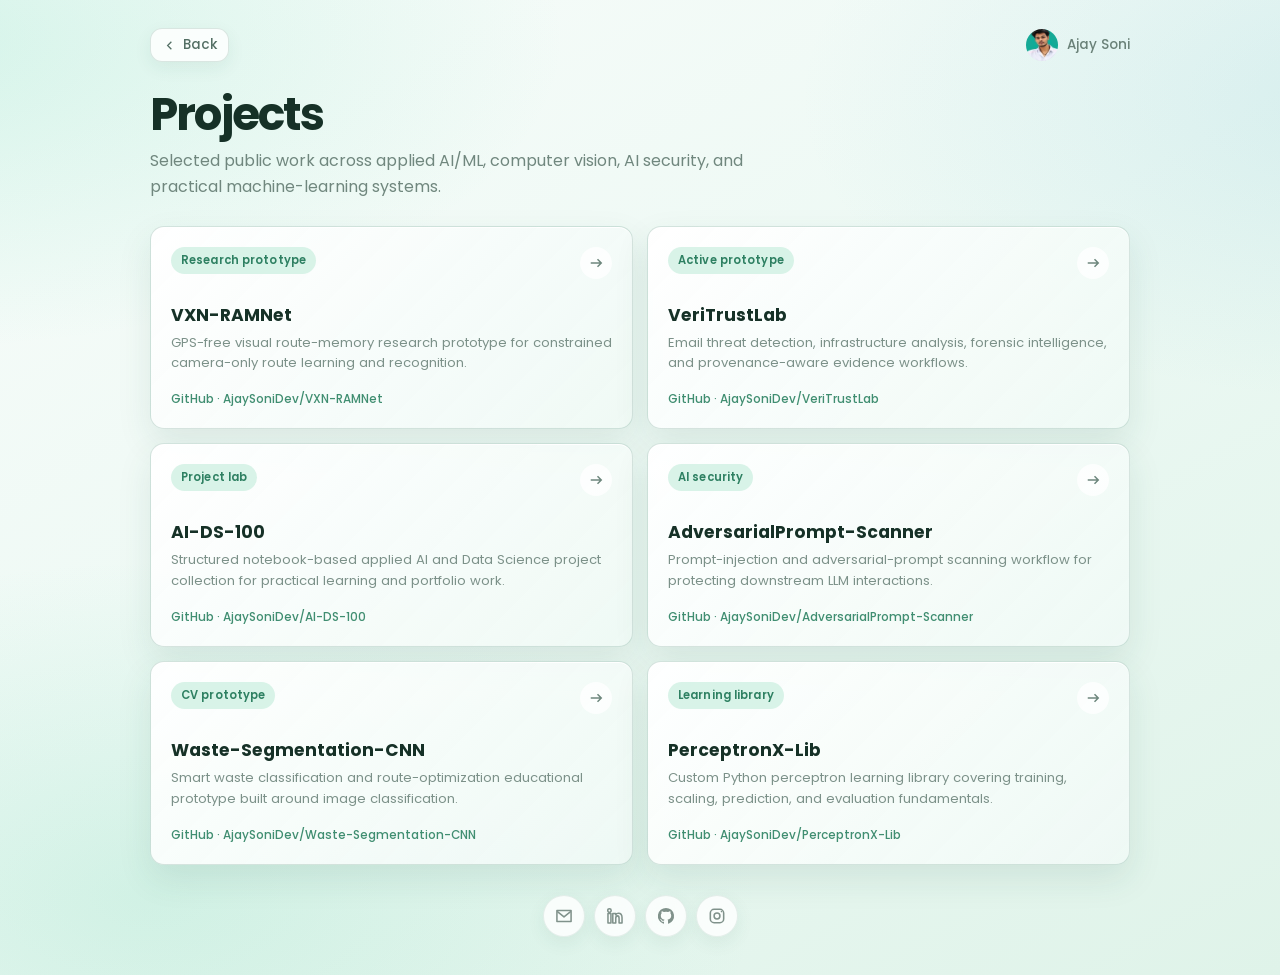
<file: projects.html>
<!doctype html>
<html lang="en" data-theme="light">
<head>
  <meta charset="utf-8" />
  <meta name="viewport" content="width=device-width, initial-scale=1, viewport-fit=cover" />
  <meta name="theme-color" content="#eaf8f1" />
  <meta name="color-scheme" content="light" />
  <title>Projects | Ajay Soni</title>
  <meta name="description" content="Selected public projects by Ajay Soni across applied AI/ML, computer vision, AI security, and practical ML systems." />
  <meta name="robots" content="index,follow,max-image-preview:large,max-snippet:-1" />
  <link rel="canonical" href="https://www.ajaysonidev.site/projects.html" />
  <link rel="icon" href="/favicon.png?v=20260918-domain-1" type="image/png" sizes="96x96" />
  <link rel="preconnect" href="https://fonts.googleapis.com" />
  <link rel="preconnect" href="https://fonts.gstatic.com" crossorigin />
  <link href="https://fonts.googleapis.com/css2?family=Poppins:wght@400;500;600;700&display=swap" rel="stylesheet" />
  <style>
    * { box-sizing: border-box; }
    html { color-scheme: light; }
    body {
      margin: 0;
      min-height: 100dvh;
      color: #163127;
      font-family: "Poppins", system-ui, -apple-system, BlinkMacSystemFont, "Segoe UI", sans-serif;
      background:
        radial-gradient(90% 55% at -8% 4%, rgba(86,215,173,.22), transparent 58%),
        radial-gradient(76% 52% at 108% 10%, rgba(111,190,210,.18), transparent 60%),
        radial-gradient(74% 54% at 12% 92%, rgba(74,205,158,.16), transparent 64%),
        linear-gradient(150deg, #f8fcfa 0%, #edf9f4 48%, #dff3e9 100%);
    }
    a { color: inherit; }
    .shell {
      width: min(calc(100% - 30px), 980px);
      margin: 0 auto;
      padding: max(28px, env(safe-area-inset-top)) 0 max(34px, env(safe-area-inset-bottom));
    }
    .topbar {
      display: flex;
      align-items: center;
      justify-content: space-between;
      gap: 16px;
      margin-bottom: 28px;
    }
    .back {
      display: inline-flex;
      align-items: center;
      gap: 6px;
      min-height: 34px;
      padding: 0 11px;
      border: 1px solid rgba(45,108,84,.16);
      border-radius: 12px;
      text-decoration: none;
      color: #536f64;
      background: rgba(255,255,255,.82);
      box-shadow: 0 6px 18px rgba(35,88,70,.07);
      font-size: .84rem;
      font-weight: 500;
      transition: transform .18s ease, background .18s ease, box-shadow .18s ease;
    }
    .back:hover { transform: translateY(-1px); background: rgba(255,255,255,.94); box-shadow: 0 8px 22px rgba(35,88,70,.09); }
    .back svg { width: 15px; height: 15px; fill: none; stroke: currentColor; stroke-width: 2; }
    .brand { display: inline-flex; align-items: center; gap: 9px; color: #6a8178; font-size: .84rem; font-weight: 500; }
    .brand img { width: 32px; height: 32px; border-radius: 50%; object-fit: cover; }
    .intro { max-width: 700px; margin-bottom: 26px; }
    h1 { margin: 0; font-size: clamp(1.9rem, 4.3vw, 2.85rem); line-height: 1.06; letter-spacing: -.04em; }
    .intro p { margin: 10px 0 0; max-width: 640px; color: #70877e; font-size: clamp(.90rem, 1.7vw, 1rem); line-height: 1.6; }
    .grid { display: grid; grid-template-columns: repeat(2, minmax(0,1fr)); gap: 14px; }
    .project {
      display: flex;
      flex-direction: column;
      min-height: 202px;
      padding: 20px;
      border: 1px solid rgba(50,119,94,.20);
      border-radius: 14px;
      text-decoration: none;
      background: linear-gradient(135deg, rgba(255,255,255,.96), rgba(239,249,245,.90));
      box-shadow: 0 14px 34px rgba(34,87,69,.10), 0 1px 0 rgba(255,255,255,.92) inset;
      transition: transform .18s ease, box-shadow .18s ease, border-color .18s ease;
    }
    .project:hover { transform: translateY(-3px); border-color: rgba(43,145,108,.34); box-shadow: 0 19px 42px rgba(34,87,69,.14), 0 1px 0 rgba(255,255,255,.95) inset; }
    .project-top { display: flex; align-items: flex-start; justify-content: space-between; gap: 14px; }
    .badge {
      display: inline-flex;
      align-items: center;
      min-height: 27px;
      padding: 0 10px;
      border-radius: 999px;
      color: #2e8062;
      background: rgba(211,241,229,.86);
      font-size: .71rem;
      font-weight: 600;
      letter-spacing: .01em;
    }
    .arrow { display: grid; place-items: center; width: 32px; height: 32px; border-radius: 50%; color: #6d877d; background: rgba(255,255,255,.76); }
    .arrow svg { width: 18px; height: 18px; fill: none; stroke: currentColor; stroke-width: 2; }
    .project h2 { margin: 25px 0 7px; font-size: 1.08rem; line-height: 1.28; }
    .project p { margin: 0; color: #7c9189; font-size: .82rem; line-height: 1.55; }
    .repo { margin-top: auto; padding-top: 18px; color: #408e71; font-size: .74rem; font-weight: 500; }

    .projects-footer {
      display: flex;
      justify-content: center;
      margin-top: 28px;
      padding: 2px 0 4px;
    }

    .projects-socials {
      display: flex;
      align-items: center;
      justify-content: center;
      gap: 9px;
    }

    .social-button {
      display: grid;
      place-items: center;
      width: 42px;
      height: 42px;
      border: 1px solid rgba(67,124,102,.12);
      border-radius: 50%;
      color: #80928b;
      background: rgba(255,255,255,.82);
      box-shadow: 0 6px 18px rgba(40,91,74,.075);
      text-decoration: none;
      -webkit-backdrop-filter: blur(14px) saturate(118%);
      backdrop-filter: blur(14px) saturate(118%);
      transition: transform .18s ease, color .18s ease, background .18s ease, box-shadow .18s ease;
    }

    .social-button:hover {
      transform: translateY(-2px);
      color: #2f9270;
      background: rgba(255,255,255,.96);
      box-shadow: 0 10px 24px rgba(40,91,74,.11);
    }

    .social-button:active { transform: translateY(-1px) scale(.96); }

    .social-button svg {
      width: 20px;
      height: 20px;
      fill: none;
      stroke: currentColor;
      stroke-width: 1.85;
      stroke-linecap: round;
      stroke-linejoin: round;
    }

    .social-button .brand-fill { fill: currentColor; stroke: none; }
    @media (max-width: 700px) {
      .shell { width: min(calc(100% - 26px), 620px); padding-top: max(22px, env(safe-area-inset-top)); }
      .topbar { margin-bottom: 22px; }
      .brand span { display: none; }
      .grid { grid-template-columns: 1fr; gap: 10px; }
      .project { min-height: 168px; padding: 17px; border-radius: 12px; }
      .project h2 { margin-top: 20px; font-size: 1rem; }
      .project p { font-size: .80rem; }
      .repo { padding-top: 15px; font-size: .72rem; }
      .back { min-height: 32px; padding-inline: 10px; border-radius: 11px; font-size: .81rem; }
      .back svg { width: 14px; height: 14px; }
      .projects-footer { margin-top: 24px; }
    }
    @media (max-width: 380px) {
      .shell { width: calc(100% - 20px); }
      .back { padding-inline: 9px; font-size: .79rem; }
      .project { padding: 15px; }
      .social-button { width: 40px; height: 40px; }
    }
    @media (prefers-reduced-motion: reduce) { .project { transition: none; } }
  </style>
</head>
<body>
  <main class="shell">
    <div class="topbar">
      <a class="back" href="/" aria-label="Back to Ajay Soni profile">
        <svg viewBox="0 0 24 24" aria-hidden="true"><path d="M15 6l-6 6 6 6"/></svg>
        <span>Back</span>
      </a>
      <span class="brand"><img src="/assets/profile.jpg" alt="" /><span>Ajay Soni</span></span>
    </div>

    <section class="intro">
      <h1>Projects</h1>
      <p>Selected public work across applied AI/ML, computer vision, AI security, and practical machine-learning systems.</p>
    </section>

    <section class="grid" aria-label="Selected projects">
      <a class="project" href="https://github.com/AjaySoniDev/VXN-RAMNet" target="_blank" rel="noopener noreferrer">
        <div class="project-top"><span class="badge">Research prototype</span><span class="arrow"><svg viewBox="0 0 24 24"><path d="M5 12h13M14 7l5 5-5 5"/></svg></span></div>
        <h2>VXN-RAMNet</h2>
        <p>GPS-free visual route-memory research prototype for constrained camera-only route learning and recognition.</p>
        <span class="repo">GitHub · AjaySoniDev/VXN-RAMNet</span>
      </a>

      <a class="project" href="https://github.com/AjaySoniDev/VeriTrustLab" target="_blank" rel="noopener noreferrer">
        <div class="project-top"><span class="badge">Active prototype</span><span class="arrow"><svg viewBox="0 0 24 24"><path d="M5 12h13M14 7l5 5-5 5"/></svg></span></div>
        <h2>VeriTrustLab</h2>
        <p>Email threat detection, infrastructure analysis, forensic intelligence, and provenance-aware evidence workflows.</p>
        <span class="repo">GitHub · AjaySoniDev/VeriTrustLab</span>
      </a>

      <a class="project" href="https://github.com/AjaySoniDev/AI-DS-100" target="_blank" rel="noopener noreferrer">
        <div class="project-top"><span class="badge">Project lab</span><span class="arrow"><svg viewBox="0 0 24 24"><path d="M5 12h13M14 7l5 5-5 5"/></svg></span></div>
        <h2>AI-DS-100</h2>
        <p>Structured notebook-based applied AI and Data Science project collection for practical learning and portfolio work.</p>
        <span class="repo">GitHub · AjaySoniDev/AI-DS-100</span>
      </a>

      <a class="project" href="https://github.com/AjaySoniDev/AdversarialPrompt-Scanner" target="_blank" rel="noopener noreferrer">
        <div class="project-top"><span class="badge">AI security</span><span class="arrow"><svg viewBox="0 0 24 24"><path d="M5 12h13M14 7l5 5-5 5"/></svg></span></div>
        <h2>AdversarialPrompt-Scanner</h2>
        <p>Prompt-injection and adversarial-prompt scanning workflow for protecting downstream LLM interactions.</p>
        <span class="repo">GitHub · AjaySoniDev/AdversarialPrompt-Scanner</span>
      </a>

      <a class="project" href="https://github.com/AjaySoniDev/Waste-Segmentation-CNN" target="_blank" rel="noopener noreferrer">
        <div class="project-top"><span class="badge">CV prototype</span><span class="arrow"><svg viewBox="0 0 24 24"><path d="M5 12h13M14 7l5 5-5 5"/></svg></span></div>
        <h2>Waste-Segmentation-CNN</h2>
        <p>Smart waste classification and route-optimization educational prototype built around image classification.</p>
        <span class="repo">GitHub · AjaySoniDev/Waste-Segmentation-CNN</span>
      </a>

      <a class="project" href="https://github.com/AjaySoniDev/PerceptronX-Lib" target="_blank" rel="noopener noreferrer">
        <div class="project-top"><span class="badge">Learning library</span><span class="arrow"><svg viewBox="0 0 24 24"><path d="M5 12h13M14 7l5 5-5 5"/></svg></span></div>
        <h2>PerceptronX-Lib</h2>
        <p>Custom Python perceptron learning library covering training, scaling, prediction, and evaluation fundamentals.</p>
        <span class="repo">GitHub · AjaySoniDev/PerceptronX-Lib</span>
      </a>
    </section>

    <footer class="projects-footer" aria-label="Social links">
      <nav class="projects-socials" aria-label="Ajay Soni social links">
        <a class="social-button" href="mailto:officialprofessionalmail@gmail.com" aria-label="Email"><svg viewBox="0 0 24 24"><path d="M3.5 5.5h17v13h-17z"/><path d="m4.5 7 7.5 6 7.5-6"/></svg></a>
        <a class="social-button" href="https://www.linkedin.com/in/ajaysonidev/" target="_blank" rel="noopener noreferrer" aria-label="LinkedIn"><svg viewBox="0 0 24 24" aria-hidden="true"><path d="M5.34 7.43a2.06 2.06 0 1 0 0-4.12 2.06 2.06 0 0 0 0 4.12ZM3.56 20.45h3.56V9H3.56v11.45Zm5.79 0h3.55v-5.67c0-1.49.28-2.94 2.14-2.94 1.82 0 1.85 1.71 1.85 3.04v5.57h3.55v-6.29c0-3.09-.67-5.45-4.27-5.45-1.73 0-2.89.95-3.37 1.85h-.05V9H9.35v11.45Z"/></svg></a>
        <a class="social-button" href="https://github.com/AjaySoniDev" target="_blank" rel="noopener noreferrer" aria-label="GitHub"><svg viewBox="0 0 24 24" class="brand-fill"><path d="M12 2.25a9.75 9.75 0 0 0-3.08 19c.49.09.67-.21.67-.47v-1.86c-2.72.59-3.3-1.16-3.3-1.16-.44-1.13-1.09-1.43-1.09-1.43-.89-.61.07-.6.07-.6.98.07 1.5 1.01 1.5 1.01.88 1.5 2.3 1.07 2.86.82.09-.64.34-1.07.62-1.32-2.17-.25-4.46-1.09-4.46-4.82 0-1.06.38-1.93 1-2.61-.1-.25-.43-1.24.1-2.58 0 0 .82-.26 2.68 1a9.25 9.25 0 0 1 4.88 0c1.86-1.26 2.67-1 2.67-1 .54 1.34.2 2.33.1 2.58.63.68 1.01 1.55 1.01 2.61 0 3.75-2.29 4.57-4.47 4.81.35.3.66.9.66 1.82v2.7c0 .26.18.57.67.47A9.75 9.75 0 0 0 12 2.25Z"/></svg></a>
        <a class="social-button" href="https://www.instagram.com/ajaysonidev/" target="_blank" rel="noopener noreferrer" aria-label="Instagram"><svg viewBox="0 0 24 24"><rect x="4" y="4" width="16" height="16" rx="4.5"/><circle cx="12" cy="12" r="3.5"/><circle cx="17.4" cy="6.7" r="1" fill="currentColor" stroke="none"/></svg></a>
      </nav>
    </footer>
  </main>
</body>
</html>
</file>
